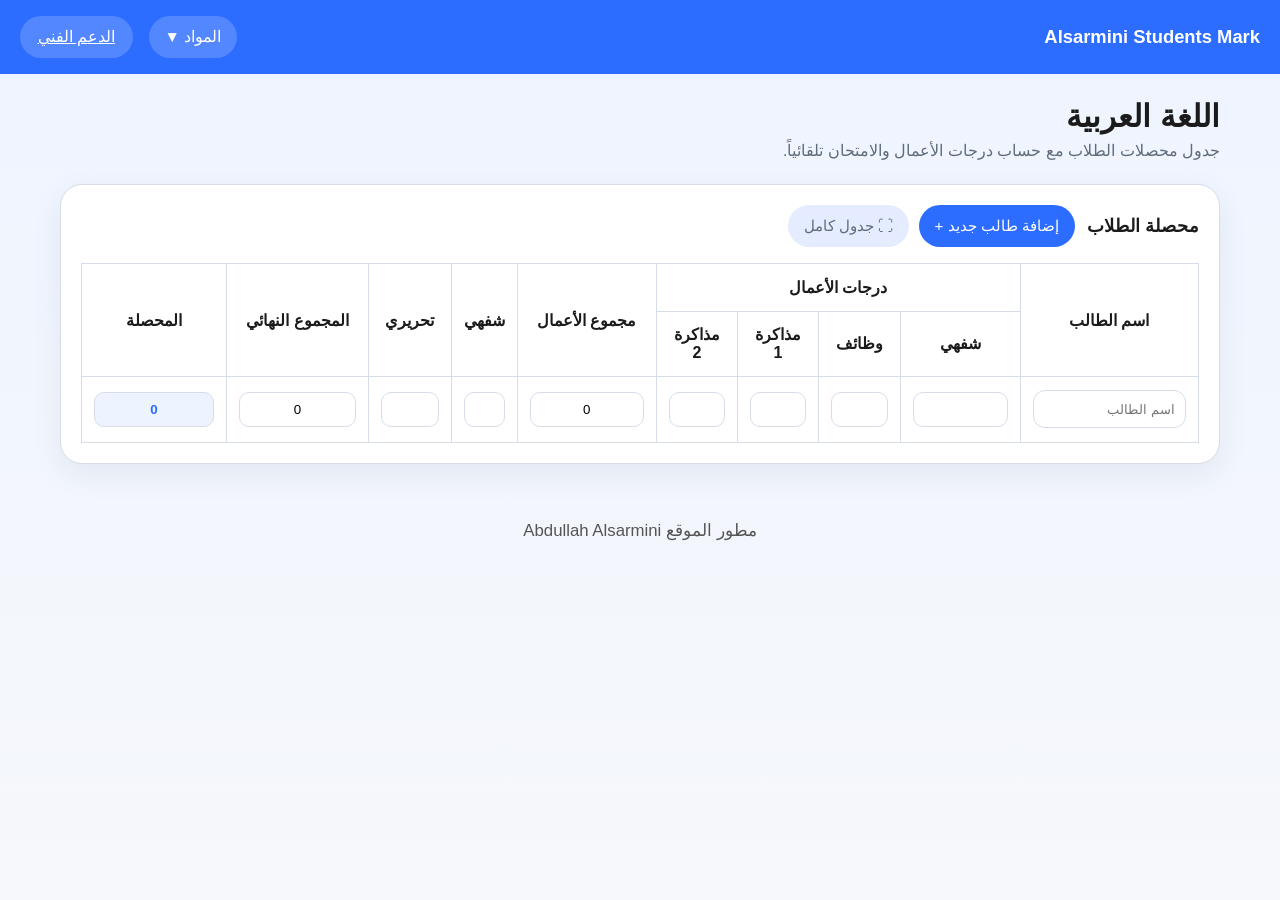
<file: index.html>
<!DOCTYPE html>
<html lang="ar" dir="rtl">
<head>
  <meta charset="UTF-8" />
  <meta name="viewport" content="width=device-width, initial-scale=1.0" />
  <title>Alsarmini Students Mark</title>
  <link rel="stylesheet" href="styles.css" />
  <link rel="manifest" href="manifest.json" />
  <link rel="icon" type="image/jpeg" href="c.jpg" />
  <link rel="apple-touch-icon" href="icon-192.png" />
  <link rel="shortcut icon" href="c.jpg" />
  <meta name="theme-color" content="#2c6dff" />
  <meta name="apple-mobile-web-app-capable" content="yes" />
  <meta name="apple-mobile-web-app-status-bar-style" content="black-translucent" />
  <meta name="apple-mobile-web-app-title" content="AS Mark" />
</head>
<body>
  <header class="topbar">
    <div class="brand">Alsarmini Students Mark</div>
    <div style="display: flex; align-items: center; gap: 1rem;">
      <div class="menu">
        <button class="menu-button" id="subjectMenuButton">المواد ▼</button>
        <ul class="menu-list" id="subjectMenu">
          <li data-subject="العربية">اللغة العربية</li>
          <li data-subject="الرياضيات">الرياضيات</li>
          <li data-subject="الفيزياء">الفيزياء</li>
          <li data-subject="الكيمياء">الكيمياء</li>
          <li data-subject="العلوم">العلوم</li>
          <li data-subject="الفرنسية">الفرنسية</li>
          <li data-subject="الانكليزية">الانكليزية</li>
          <li data-subject="التربية الدينية">التربية الدينية</li>
          <li data-subject="التاريخ">التاريخ</li>
          <li data-subject="الجغرافيا">الجغرافيا</li>
          <li data-subject="الفلسفة">الفلسفة</li>
        </ul>
      </div>
      <a href="support.html" class="support-link">الدعم الفني</a>
    </div>
  </header>

  <main class="page-content">
    <section class="hero">
      <h1 id="subjectTitle">اللغة العربية</h1>
      <p>جدول محصلات الطلاب مع حساب درجات الأعمال والامتحان تلقائياً.</p>
    </section>

    <section class="table-section">
      <div class="table-header">
        <h2>محصلة الطلاب</h2>
        <div class="table-header-buttons">
          <button id="addRowButton" class="add-row-button">إضافة طالب جديد +</button>
          <button id="fullTableButton" class="add-row-button" title="ملء الشاشة بالجدول">⛶ جدول كامل</button>
        </div>
      </div>

      <div class="table-wrap">
        <table id="marksTable">
          <thead>
            <tr>
              <th rowspan="2">اسم الطالب</th>
              <th colspan="4">درجات الأعمال</th>
              <th rowspan="2">مجموع الأعمال</th>
              <th rowspan="2" class="col-oral-exam">شفهي</th>
              <th rowspan="2">تحريري</th>
              <th rowspan="2">المجموع النهائي</th>
              <th rowspan="2">المحصلة</th>
            </tr>
            <tr>
              <th class="col-oral-work">شفهي</th>
              <th>وظائف</th>
              <th>مذاكرة 1</th>
              <th>مذاكرة 2</th>
            </tr>
          </thead>
          <tbody id="tableBody">
            <tr>
              <td><input type="text" placeholder="اسم الطالب" class="student-name" /></td>
              <td><input type="number" min="0" max="100" class="work-input" data-part="oral" /></td>
              <td><input type="number" min="0" max="100" class="work-input" data-part="homework" /></td>
              <td><input type="number" min="0" max="100" class="work-input" data-part="study1" /></td>
              <td><input type="number" min="0" max="100" class="work-input" data-part="study2" /></td>
              <td><input type="text" class="result-cell" readonly value="0" /></td>
              <td><input type="number" min="0" max="100" class="exam-input" data-part="oralExam" /></td>
              <td><input type="number" min="0" max="100" class="exam-input" data-part="writtenExam" /></td>
              <td><input type="text" class="result-cell" readonly value="0" /></td>
              <td><input type="text" class="result-cell" readonly value="0" /></td>
            </tr>
          </tbody>
        </table>
      </div>
    </section>
  </main>

  <footer style="text-align: center; padding: 1.5rem 0 0.5rem 0; color: #555; font-size: 1.05rem;">
    مطور الموقع Abdullah Alsarmini
  </footer>
  <script src="script.js"></script>
</body>
</html>
</file>
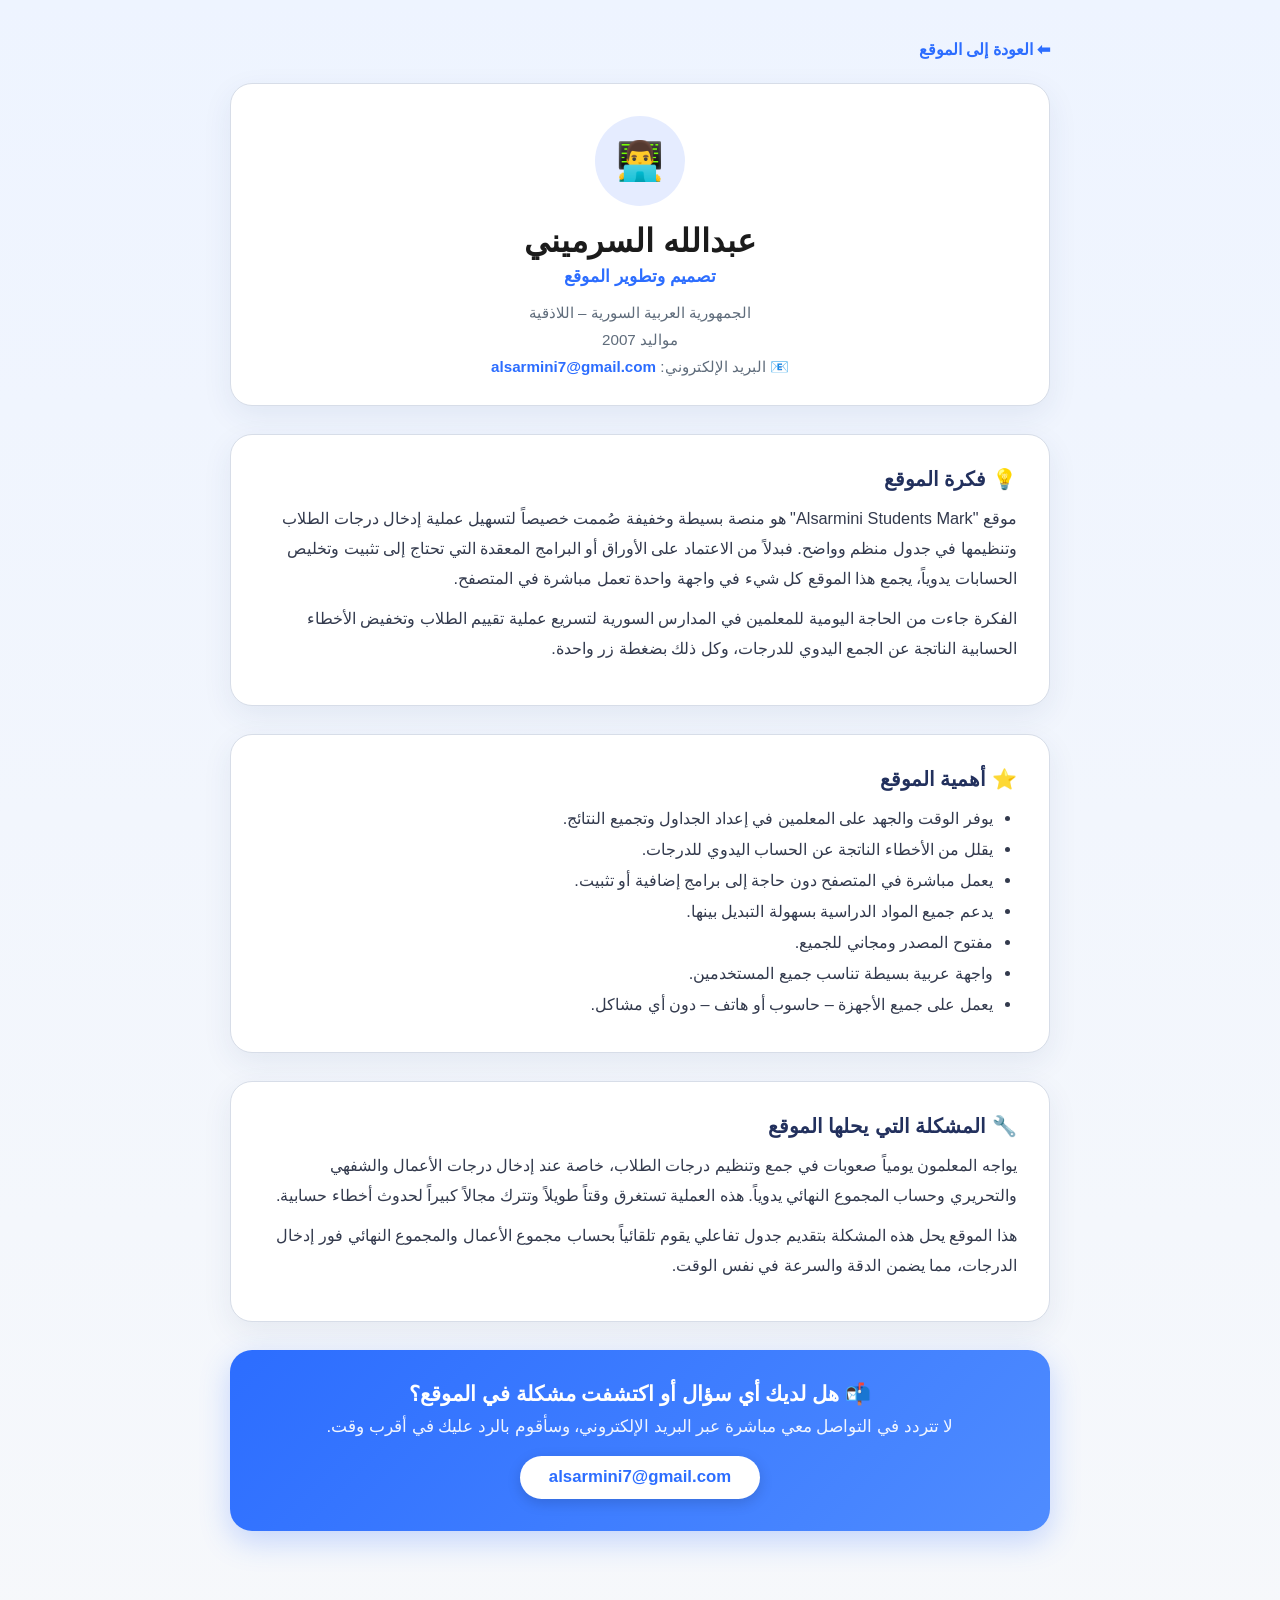
<file: support.html>
<!DOCTYPE html>
<html lang="ar" dir="rtl">
<head>
  <meta charset="UTF-8" />
  <meta name="viewport" content="width=device-width, initial-scale=1.0" />
  <title>الدعم الفني - Alsarmini Students Mark</title>
  <link rel="stylesheet" href="styles.css" />
  <style>
    .support-page {
      max-width: 860px;
      margin: 0 auto;
      padding: 2.5rem 1.25rem 3rem;
    }

    .support-back {
      display: inline-block;
      margin-bottom: 1.5rem;
      color: var(--primary);
      text-decoration: none;
      font-weight: 600;
      font-size: 1rem;
    }
    .support-back:hover {
      text-decoration: underline;
    }

    .support-hero {
      background: var(--surface);
      border: 1px solid var(--border);
      border-radius: 22px;
      padding: 2rem 2rem 1.5rem;
      box-shadow: 0 10px 30px rgba(42, 63, 112, 0.08);
      text-align: center;
      margin-bottom: 1.75rem;
    }

    .support-hero .avatar {
      width: 90px;
      height: 90px;
      border-radius: 50%;
      background: var(--surface-strong);
      display: flex;
      align-items: center;
      justify-content: center;
      margin: 0 auto 1rem;
      font-size: 2.4rem;
    }

    .support-hero h1 {
      margin: 0 0 0.35rem;
      font-size: clamp(1.4rem, 2.5vw, 2rem);
    }

    .support-hero .role {
      color: var(--primary);
      font-weight: 600;
      font-size: 1.05rem;
      margin-bottom: 0.75rem;
    }

    .support-hero .meta {
      color: var(--text-muted);
      font-size: 0.95rem;
      line-height: 1.8;
    }

    .support-hero .meta a {
      color: var(--primary);
      text-decoration: none;
      font-weight: 600;
    }

    .support-hero .meta a:hover {
      text-decoration: underline;
    }

    .support-card {
      background: var(--surface);
      border: 1px solid var(--border);
      border-radius: 22px;
      padding: 2rem;
      box-shadow: 0 10px 30px rgba(42, 63, 112, 0.08);
      margin-bottom: 1.75rem;
    }

    .support-card h2 {
      margin: 0 0 0.75rem;
      font-size: 1.25rem;
      color: #22305d;
    }

    .support-card p {
      margin: 0 0 0.6rem;
      color: #333a4d;
      line-height: 1.85;
      font-size: 1.02rem;
    }

    .support-card ul {
      margin: 0.5rem 0 0;
      padding-right: 1.5rem;
      color: #333a4d;
      line-height: 1.9;
      font-size: 1.02rem;
    }

    .contact-section {
      background: linear-gradient(135deg, #2c6dff 0%, #4f8cff 100%);
      border-radius: 22px;
      padding: 2rem 2.25rem;
      text-align: center;
      color: white;
      box-shadow: 0 10px 30px rgba(44, 109, 255, 0.25);
    }

    .contact-section h2 {
      margin: 0 0 0.6rem;
      font-size: 1.3rem;
    }

    .contact-section p {
      margin: 0 0 1.2rem;
      font-size: 1.05rem;
      opacity: 0.92;
    }

    .contact-section a {
      display: inline-block;
      background: white;
      color: #2c6dff;
      font-weight: 700;
      font-size: 1.05rem;
      padding: 0.7rem 1.8rem;
      border-radius: 999px;
      text-decoration: none;
      transition: transform 0.15s, box-shadow 0.15s;
      box-shadow: 0 4px 14px rgba(0, 0, 0, 0.15);
    }

    .contact-section a:hover {
      transform: translateY(-2px);
      box-shadow: 0 6px 20px rgba(0, 0, 0, 0.22);
    }

    @media (max-width: 660px) {
      .support-page {
        padding: 1.5rem 1rem 2rem;
      }
      .support-hero,
      .support-card,
      .contact-section {
        padding: 1.5rem;
      }
    }
  </style>
</head>
<body>

  <main class="support-page">

    <a href="index.html" class="support-back">⬅ العودة إلى الموقع</a>

    <!-- بطاقة المطور -->
    <div class="support-hero">
      <div class="avatar">👨‍💻</div>
      <h1>عبدالله السرميني</h1>
      <div class="role">تصميم وتطوير الموقع</div>
      <div class="meta">
        الجمهورية العربية السورية – اللاذقية<br />
        مواليد 2007<br />
        📧 البريد الإلكتروني: <a href="mailto:alsarmini7@gmail.com">alsarmini7@gmail.com</a>
      </div>
    </div>

    <!-- فكرة الموقع -->
    <div class="support-card">
      <h2>💡 فكرة الموقع</h2>
      <p>
        موقع "Alsarmini Students Mark" هو منصة بسيطة وخفيفة صُممت خصيصاً لتسهيل عملية إدخال درجات الطلاب وتنظيمها في جدول منظم وواضح.
        فبدلاً من الاعتماد على الأوراق أو البرامج المعقدة التي تحتاج إلى تثبيت وتخليص الحسابات يدوياً،
        يجمع هذا الموقع كل شيء في واجهة واحدة تعمل مباشرة في المتصفح.
      </p>
      <p>
        الفكرة جاءت من الحاجة اليومية للمعلمين في المدارس السورية لتسريع عملية تقييم الطلاب
        وتخفيض الأخطاء الحسابية الناتجة عن الجمع اليدوي للدرجات، وكل ذلك بضغطة زر واحدة.
      </p>
    </div>

    <!-- أهمية الموقع -->
    <div class="support-card">
      <h2>⭐ أهمية الموقع</h2>
      <ul>
        <li>يوفر الوقت والجهد على المعلمين في إعداد الجداول وتجميع النتائج.</li>
        <li>يقلل من الأخطاء الناتجة عن الحساب اليدوي للدرجات.</li>
        <li>يعمل مباشرة في المتصفح دون حاجة إلى برامج إضافية أو تثبيت.</li>
        <li>يدعم جميع المواد الدراسية بسهولة التبديل بينها.</li>
        <li>مفتوح المصدر ومجاني للجميع.</li>
        <li>واجهة عربية بسيطة تناسب جميع المستخدمين.</li>
        <li>يعمل على جميع الأجهزة – حاسوب أو هاتف – دون أي مشاكل.</li>
      </ul>
    </div>

    <!-- المشكلة التي يحلها -->
    <div class="support-card">
      <h2>🔧 المشكلة التي يحلها الموقع</h2>
      <p>
        يواجه المعلمون يومياً صعوبات في جمع وتنظيم درجات الطلاب، خاصة عند إدخال درجات الأعمال
        والشفهي والتحريري وحساب المجموع النهائي يدوياً.
        هذه العملية تستغرق وقتاً طويلاً وتترك مجالاً كبيراً لحدوث أخطاء حسابية.
      </p>
      <p>
        هذا الموقع يحل هذه المشكلة بتقديم جدول تفاعلي يقوم تلقائياً بحساب مجموع الأعمال والمجموع
        النهائي فور إدخال الدرجات، مما يضمن الدقة والسرعة في نفس الوقت.
      </p>
    </div>

    <!-- قسم التواصل -->
    <div class="contact-section">
      <h2>📬 هل لديك أي سؤال أو اكتشفت مشكلة في الموقع؟</h2>
      <p>
        لا تتردد في التواصل معي مباشرة عبر البريد الإلكتروني، وسأقوم بالرد عليك في أقرب وقت.
      </p>
      <a href="mailto:alsarmini7@gmail.com">alsarmini7@gmail.com</a>
    </div>

  </main>

  <!-- تذييل الصفحة -->
  <footer style="text-align: center; padding: 1.5rem 0 0.5rem 0; color: #555; font-size: 1.05rem;">
    مطور الموقع Abdullah Alsarmini
  </footer>

  <script src="script.js"></script>
</body>
</html>
</file>
<file: styles.css>
.support-link {
  border: none;
  border-radius: 999px;
  padding: 0.75rem 1.1rem;
  background: rgba(255, 255, 255, 0.18);
  color: white;
  cursor: pointer;
  font-size: 0.97rem;
  transition: background 0.2s;
}
.support-link:hover {
  background: rgba(255,255,255,0.32);
  text-decoration: underline;
}

footer {
  background: none;
  color: #555;
  font-size: 1.05rem;
  text-align: center;
  padding: 1.5rem 0 0.5rem 0;
}
:root {
  color-scheme: dark light;
  font-family: "Segoe UI", Tahoma, Geneva, Verdana, sans-serif;
  background: #f6f8fb;
  color: #1b1b1b;
  --primary: #2c6dff;
  --surface: #ffffff;
  --surface-strong: #e5ecff;
  --border: #d7dde8;
  --text-muted: #5f6c7b;
}

* {
  box-sizing: border-box;
}

body {
  margin: 0;
  min-height: 100vh;
  background: linear-gradient(180deg, #eef4ff 0%, #f6f8fb 100%);
}

.topbar {
  display: flex;
  align-items: center;
  justify-content: space-between;
  gap: 1rem;
  padding: 1rem 1.25rem;
  background: #2c6dff;
  color: white;
  position: sticky;
  top: 0;
  z-index: 10;
}

.brand {
  font-size: 1.15rem;
  font-weight: 700;
}

.menu {
  position: relative;
}

.menu-button {
  border: none;
  border-radius: 999px;
  padding: 0.75rem 1rem;
  background: rgba(255, 255, 255, 0.18);
  color: white;
  cursor: pointer;
  font-size: 0.97rem;
}

.menu-list {
  display: none;
  position: absolute;
  right: 0;
  top: calc(100% + 0.5rem);
  margin: 0;
  padding: 0.5rem 0;
  list-style: none;
  background: white;
  border: 1px solid rgba(36, 58, 98, 0.16);
  box-shadow: 0 14px 32px rgba(24, 53, 122, 0.1);
  border-radius: 14px;
  min-width: 220px;
}

.menu-list.show {
  display: block;
}

.menu-list li {
  padding: 0.8rem 1rem;
  cursor: pointer;
  color: #1d2a46;
  transition: background 0.2s ease;
}

.menu-list li:hover {
  background: #f2f7ff;
}

.page-content {
  padding: 1.5rem 1.25rem 2rem;
  max-width: 1200px;
  margin: 0 auto;
}

.hero h1 {
  font-size: clamp(1.6rem, 2.4vw, 2.4rem);
  margin: 0 0 0.4rem;
}

.hero p {
  margin: 0;
  color: var(--text-muted);
  max-width: 720px;
}

.table-section {
  margin-top: 1.5rem;
  background: var(--surface);
  border: 1px solid var(--border);
  border-radius: 22px;
  padding: 1.25rem;
  box-shadow: 0 10px 30px rgba(42, 63, 112, 0.08);
}

.table-header {
  display: flex;
  flex-wrap: wrap;
  align-items: center;
  gap: 0.75rem;
  margin-bottom: 1rem;
}

.table-header h2 {
  margin: 0;
  font-size: 1.1rem;
}

.table-header-buttons {
  display: flex;
  flex-wrap: wrap;
  gap: 0.6rem;
}

.add-row-button {
  border: none;
  border-radius: 999px;
  background: var(--primary);
  color: white;
  padding: 0.75rem 1rem;
  font-size: 0.95rem;
  cursor: pointer;
}

.table-wrap {
  overflow-x: auto;
}

table {
  width: 100%;
  border-collapse: collapse;
  min-width: 840px;
}

th,
td {
  border: 1px solid var(--border);
  padding: 0.85rem 0.75rem;
  text-align: center;
  vertical-align: middle;
}

.half-result {
  background: #edf3ff;
  font-weight: 600;
  color: #2c6dff;
}


.student-name {
  width: 100%;
  min-width: 120px;
  padding: 0.65rem 0.65rem;
  border: 1px solid #d7dde8;
  border-radius: 12px;
}

input[type="number"],
.result-cell {
  width: 100%;
  padding: 0.55rem 0.55rem;
  border: 1px solid #d7dde8;
  border-radius: 10px;
  text-align: center;
}

input:focus,
button:focus {
  outline: 2px solid rgba(44, 109, 255, 0.3);
  outline-offset: 2px;
}

#fullTableButton {
  border: none;
  border-radius: 999px;
  background: var(--surface-strong);
  color: var(--text-muted);
  padding: 0.75rem 1rem;
  font-size: 0.95rem;
  cursor: pointer;
  transition: background 0.2s;
}
#fullTableButton:hover {
  background: var(--surface);
  color: var(--primary);
}

/* ── Table fullscreen mode ─────────────────── */
body.table-fullscreen-mode .topbar,
body.table-fullscreen-mode .hero,
body.table-fullscreen-mode footer {
  display: none !important;
}

body.table-fullscreen-mode .page-content {
  padding: 0;
  margin: 0;
  height: 100vh;
  height: 100dvh;
  overflow: hidden;
  display: flex;
  flex-direction: column;
}

body.table-fullscreen-mode .table-section {
  margin-top: 0;
  border-radius: 0;
  border: none;
  padding: 0;
  box-shadow: none;
  flex: 1;
  min-height: 0;
  display: flex;
  flex-direction: column;
}

body.table-fullscreen-mode table {
  min-width: 700px;
  table-layout: auto;
}

body.table-fullscreen-mode th,
body.table-fullscreen-mode td {
  min-width: 46px;
  padding: 0.5rem 0.35rem;
  word-break: break-word;
  overflow-wrap: anywhere;
}

body.table-fullscreen-mode input[type="number"],
body.table-fullscreen-mode .result-cell,
body.table-fullscreen-mode .student-name {
  min-width: 3ch;
  width: auto;
  font-size: 0.95rem;
}

body.table-fullscreen-mode .table-header-buttons {
  flex-shrink: 0;
  padding-bottom: 0.25rem;
}

body.table-fullscreen-mode .table-wrap {
  flex: 1;
  min-height: 0;
  overflow-y: auto;
  overflow-x: auto;
  -webkit-overflow-scrolling: touch;
}

body.table-fullscreen-mode .table-wrap thead {
  position: sticky;
  top: 0;
  z-index: 2;
}

/* ── All screen sizes – decent min-widths ───── */
th, td {
  min-width: 50px;
}

/* Oral exam column – slightly wider than default */
.col-oral-exam, .col-oral-work,
td:nth-child(7), td:nth-child(2) {
  min-width: 56px;
  width: 56px;
}
th.col-oral-exam, th.col-oral-work {
  min-width: 56px;
  width: 56px;
}

th:nth-child(1) { min-width: 120px; }
th:nth-child(7) { min-width: 52px; }
th:nth-child(8) { min-width: 52px; }
th:nth-child(9) { min-width: 52px; }
th:nth-child(10) { min-width: 52px; }

@media (max-width: 900px) {
  .topbar {
    flex-direction: column;
    align-items: stretch;
  }

  .table-header {
    flex-direction: column;
    align-items: stretch;
  }
}

@media (max-width: 660px) {
  .page-content {
    padding: 1rem;
  }

  .topbar {
    padding: 1rem;
  }

  .brand {
    font-size: 1rem;
  }

  table {
    min-width: 760px;
  }

  th,
  td {
    padding: 0.7rem 0.5rem;
  }

  .student-name,
  input[type="number"],
  .result-cell {
    font-size: 0.95rem;
  }
}

@media (max-width: 520px) {
  .menu-button,
  .add-row-button,
  #fullTableButton {
    width: 100%;
  }

  .topbar {
    gap: 0.5rem;
  }

  table {
    min-width: 680px;
  }
}
</file>
